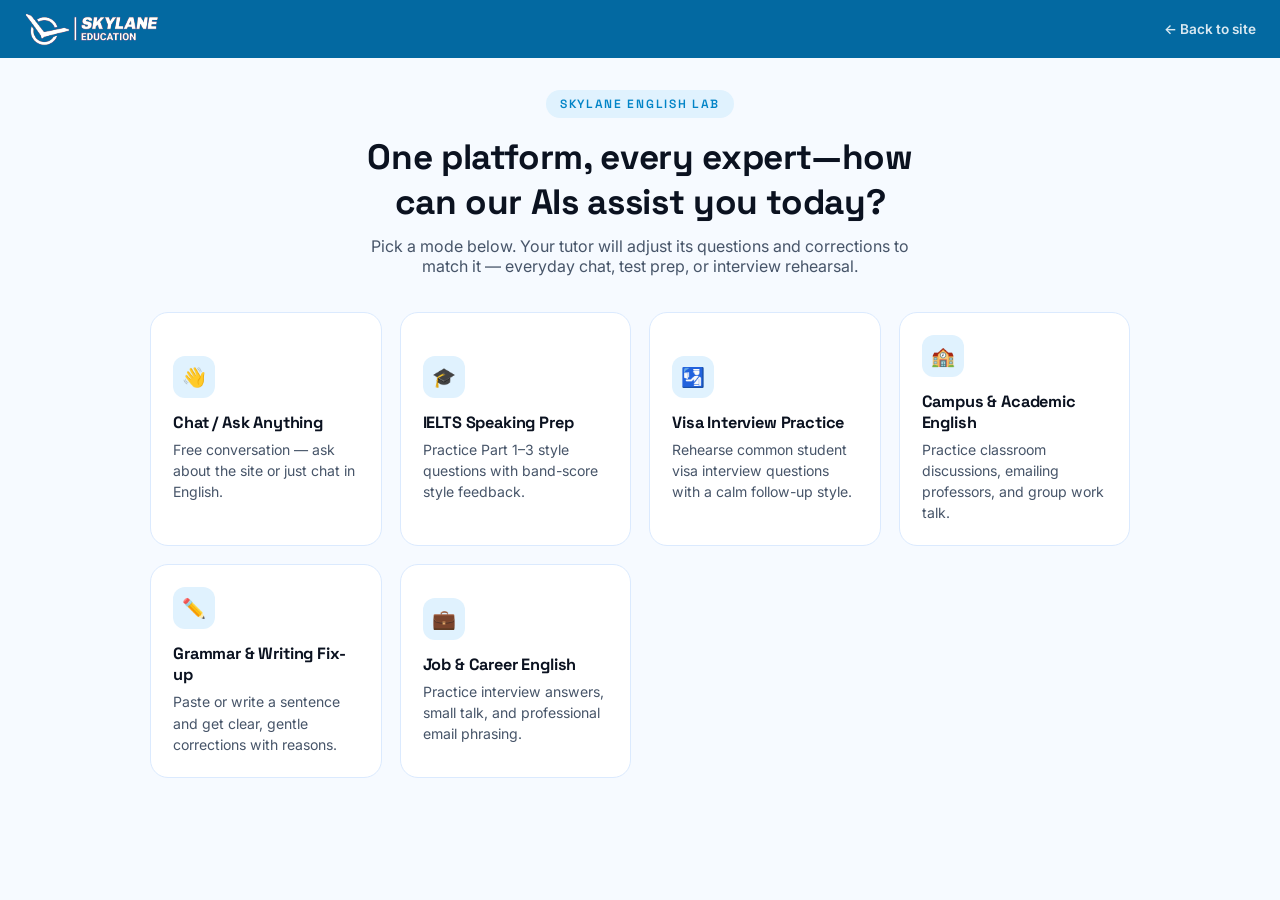
<file: chat.html>
<!DOCTYPE html>
<html lang="en">
<head>
  <meta charset="UTF-8" />
  <meta name="viewport" content="width=device-width, initial-scale=1.0" />
  <meta name="description" content="Practice English with SkyLane Education's free AI tutor — IELTS prep, visa interview practice, and everyday conversation." />
  <meta name="theme-color" content="#38bdf8" />
  <title>Practice English | SkyLane Education</title>
  <link rel="preconnect" href="https://fonts.googleapis.com" />
  <link rel="preconnect" href="https://fonts.gstatic.com" crossorigin />
  <link
    href="https://fonts.googleapis.com/css2?family=Space+Grotesk:wght@500;600;700&family=Inter:wght@400;500;600;700;800&display=swap"
    rel="stylesheet"
  />
  <link rel="stylesheet" href="chat-styles.css" />
</head>
<body>

  <header class="chat-topbar">
    <a href="index.html" class="brand">
      <img src="./photos/skylane_logo.jpg" alt="SkyLane Education logo" />
    </a>
    <a href="index.html" class="topbar-back">← Back to site</a>
  </header>

  <main class="practice-shell">

    <!-- MODE SELECTION SCREEN -->
    <section id="mode-screen" class="mode-screen">
      <div class="mode-intro">
        <span class="eyebrow">SkyLane English Lab</span>
        <h1>One platform, every expert—how can our AIs assist you today?</h1>
        <p>Pick a mode below. Your tutor will adjust its questions and corrections to match it — everyday chat, test prep, or interview rehearsal.</p>
      </div>

      <div class="mode-grid" id="mode-grid">
        <button class="mode-card" data-mode="general">
          <span class="mode-icon">👋</span>
          <h3>Chat / Ask Anything</h3>
          <p>Free conversation — ask about the site or just chat in English.</p>
        </button>

        <button class="mode-card" data-mode="ielts">
          <span class="mode-icon">🎓</span>
          <h3>IELTS Speaking Prep</h3>
          <p>Practice Part 1–3 style questions with band-score style feedback.</p>
        </button>

        <button class="mode-card" data-mode="visa">
          <span class="mode-icon">🛂</span>
          <h3>Visa Interview Practice</h3>
          <p>Rehearse common student visa interview questions with a calm follow-up style.</p>
        </button>

        <button class="mode-card" data-mode="campus">
          <span class="mode-icon">🏫</span>
          <h3>Campus & Academic English</h3>
          <p>Practice classroom discussions, emailing professors, and group work talk.</p>
        </button>

        <button class="mode-card" data-mode="grammar">
          <span class="mode-icon">✏️</span>
          <h3>Grammar & Writing Fix-up</h3>
          <p>Paste or write a sentence and get clear, gentle corrections with reasons.</p>
        </button>

        <button class="mode-card" data-mode="career">
          <span class="mode-icon">💼</span>
          <h3>Job & Career English</h3>
          <p>Practice interview answers, small talk, and professional email phrasing.</p>
        </button>
      </div>
    </section>

    <!-- CHAT SCREEN -->
    <section id="chat-screen" class="chat-screen" hidden>
      <div class="chat-container">
        <header class="chat-header">
          <button id="change-mode-btn" class="mode-switch" type="button" aria-label="Choose a different practice mode">←</button>
          <div class="chat-header-text">
            <h2 id="chat-mode-title">🗣️ English Practice Partner</h2>
            <p id="chat-mode-subtitle">Talk to me to practice your English!</p>
          </div>
        </header>

        <div id="chat-box" class="chat-box"></div>

        <div class="chat-input-area">
          <input type="text" id="user-input" placeholder="Type your response here..." autocomplete="off" />
          <button id="send-btn">Send</button>
        </div>
      </div>
    </section>

  </main>

  <script src="chat-script.js"></script>
</body>
</html>
</file>
<file: chat-styles.css>
@import url('https://fonts.googleapis.com/css2?family=Space+Grotesk:wght@500;600;700&family=Inter:wght@400;500;600;700;800&display=swap');

:root {
  --ink: #0b1220;
  --ink-soft: #1c2a3d;
  --sky-50: #f5faff;
  --sky-100: #e0f2fe;
  --sky-200: #bae6fd;
  --sky-300: #7dd3fc;
  --sky-400: #38bdf8;
  --sky-500: #16a3e0;
  --sky-600: #0284c7;
  --sky-700: #0369a1;
  --slate-500: #64748b;
  --slate-600: #475569;
  --paper: #f6faff;
  --cloud: #ffffff;
  --line: #dbeafe;
  --font-display: 'Space Grotesk', 'Inter', sans-serif;
  --font-body: 'Inter', sans-serif;
  --radius-md: 18px;
  --radius-lg: 26px;
  --shadow-soft: 0 20px 50px -25px rgba(2, 62, 110, 0.35);
  --shadow-card: 0 12px 30px -18px rgba(2, 62, 110, 0.28);
}

* { box-sizing: border-box; margin: 0; padding: 0; }

body {
  font-family: var(--font-body);
  background: var(--paper);
  color: var(--ink-soft);
  min-height: 100vh;
  display: flex;
  flex-direction: column;
}

h1, h2, h3 { font-family: var(--font-display); color: var(--ink); letter-spacing: -0.01em; }

img { display: block; }

:focus-visible { outline: 2px solid var(--sky-600); outline-offset: 3px; }

/* ---------- Top bar ---------- */
.chat-topbar {
  display: flex;
  align-items: center;
  justify-content: space-between;
  padding: 12px 24px;
  background: var(--sky-700);
  position: sticky;
  top: 0;
  z-index: 10;
}
.chat-topbar .brand img { height: 34px; mix-blend-mode: lighten; }
.topbar-back {
  font-size: 0.85rem;
  font-weight: 600;
  color: rgba(255, 255, 255, 0.85);
  text-decoration: none;
}
.topbar-back:hover { color: #fff; }

.practice-shell {
  flex: 1;
  display: flex;
  padding: 32px 20px 60px;
}

/* ---------- Mode selection ---------- */
.mode-screen {
  width: 100%;
  max-width: 980px;
  margin: 0 auto;
}

.mode-intro { text-align: center; max-width: 560px; margin: 0 auto 36px; }
.eyebrow {
  display: inline-block;
  font-family: var(--font-display);
  font-size: 0.75rem;
  font-weight: 600;
  letter-spacing: 0.14em;
  text-transform: uppercase;
  color: var(--sky-600);
  background: var(--sky-100);
  padding: 6px 14px;
  border-radius: 999px;
  margin-bottom: 16px;
}
.mode-intro h1 { font-size: clamp(1.6rem, 3.4vw, 2.2rem); margin-bottom: 12px; }
.mode-intro p { color: var(--slate-600); }

.mode-grid {
  display: grid;
  grid-template-columns: repeat(auto-fit, minmax(230px, 1fr));
  gap: 18px;
}

.mode-card {
  text-align: left;
  background: var(--cloud);
  border: 1px solid var(--line);
  border-radius: var(--radius-md);
  padding: 22px;
  cursor: pointer;
  font-family: inherit;
  transition: transform 0.2s ease, box-shadow 0.2s ease, border-color 0.2s ease;
}
.mode-card:hover, .mode-card:focus-visible {
  transform: translateY(-4px);
  box-shadow: var(--shadow-card);
  border-color: var(--sky-300);
}
.mode-icon {
  display: inline-flex;
  align-items: center;
  justify-content: center;
  width: 42px; height: 42px;
  border-radius: 12px;
  background: var(--sky-100);
  font-size: 1.2rem;
  margin-bottom: 14px;
}
.mode-card h3 { font-size: 1.02rem; margin-bottom: 6px; }
.mode-card p { color: var(--slate-600); font-size: 0.88rem; line-height: 1.5; }

/* ---------- Chat screen ---------- */
.chat-screen {
  width: 100%;
}

.chat-container {
  width: 100%;
  max-width: 980px; /* Match the width of the mode selection screen */
  height: min(78vh, 720px);
  background: var(--cloud);
  border: 1px solid var(--line);
  border-radius: var(--radius-lg);
  box-shadow: var(--shadow-soft);
  display: flex;
  flex-direction: column;
  margin: 0 auto; /* Center the container */
  overflow: hidden;
}

.chat-header {
  display: flex;
  align-items: center;
  gap: 14px;
  padding: 16px 20px;
  background: linear-gradient(135deg, var(--sky-50), var(--cloud));
  border-bottom: 1px solid var(--line);
}

.mode-switch {
  flex-shrink: 0;
  width: 36px; height: 36px;
  border-radius: 50%;
  border: 1px solid var(--line);
  background: var(--cloud);
  color: var(--sky-600);
  font-size: 1rem;
  cursor: pointer;
  transition: background 0.2s ease, color 0.2s ease;
}
.mode-switch:hover { background: var(--sky-500); color: #fff; }

.chat-header-text h2 { font-size: 1.05rem; }
.chat-header-text { flex-grow: 1; }
.chat-header-text p { font-size: 0.82rem; color: var(--slate-500); }

.chat-box {
  flex-grow: 1;
  padding: 22px;
  overflow-y: auto;
  display: flex;
  flex-direction: column;
  gap: 14px;
  background: var(--paper);
}

.chat-box::-webkit-scrollbar { width: 8px; }
.chat-box::-webkit-scrollbar-track { background: transparent; }
.chat-box::-webkit-scrollbar-thumb { background-color: var(--sky-300); border-radius: 4px; }

.message {
  padding: 12px 16px;
  border-radius: 18px;
  max-width: 78%;
  line-height: 1.55;
  font-size: 0.94rem;
  animation: fadeIn 0.3s ease-in-out;
  white-space: pre-wrap;
}
@keyframes fadeIn {
  from { opacity: 0; transform: translateY(8px); }
  to { opacity: 1; transform: translateY(0); }
}

.message.user {
  background: linear-gradient(135deg, var(--sky-400), var(--sky-600));
  color: #fff;
  align-self: flex-end;
  border-bottom-right-radius: 6px;
}

.message.bot {
  background: var(--cloud);
  border: 1px solid var(--line);
  align-self: flex-start;
  border-bottom-left-radius: 6px;
  color: var(--ink-soft);
}

.message.bot.loading { color: var(--slate-500); font-style: italic; }

.chat-input-area {
  display: flex;
  gap: 10px;
  padding: 16px;
  border-top: 1px solid var(--line);
  background: var(--cloud);
}

#user-input {
  flex-grow: 1;
  padding: 12px 16px;
  border: 1px solid var(--line);
  border-radius: 999px;
  background: var(--paper);
  color: var(--ink-soft);
  font-family: inherit;
  font-size: 0.94rem;
  transition: box-shadow 0.2s ease, border-color 0.2s ease;
}
#user-input:focus {
  outline: none;
  border-color: var(--sky-400);
  box-shadow: 0 0 0 4px rgba(56, 189, 248, 0.18);
}

#send-btn {
  padding: 12px 22px;
  border: none;
  border-radius: 999px;
  background: linear-gradient(135deg, var(--sky-400), var(--sky-600));
  color: #fff;
  font-family: inherit;
  font-weight: 600;
  font-size: 0.9rem;
  cursor: pointer;
  transition: transform 0.2s ease, box-shadow 0.2s ease;
  box-shadow: 0 10px 22px -12px rgba(2, 132, 199, 0.7);
}
#send-btn:hover { transform: translateY(-2px); }
#send-btn:disabled { opacity: 0.6; cursor: not-allowed; transform: none; }

@media (max-width: 600px) {
  .practice-shell { padding: 20px 14px 40px; }
  .chat-container { height: 82vh; border-radius: var(--radius-md); }
  .mode-grid { grid-template-columns: 1fr 1fr; }
}
@media (max-width: 420px) {
  .mode-grid { grid-template-columns: 1fr; }
}
</file>
